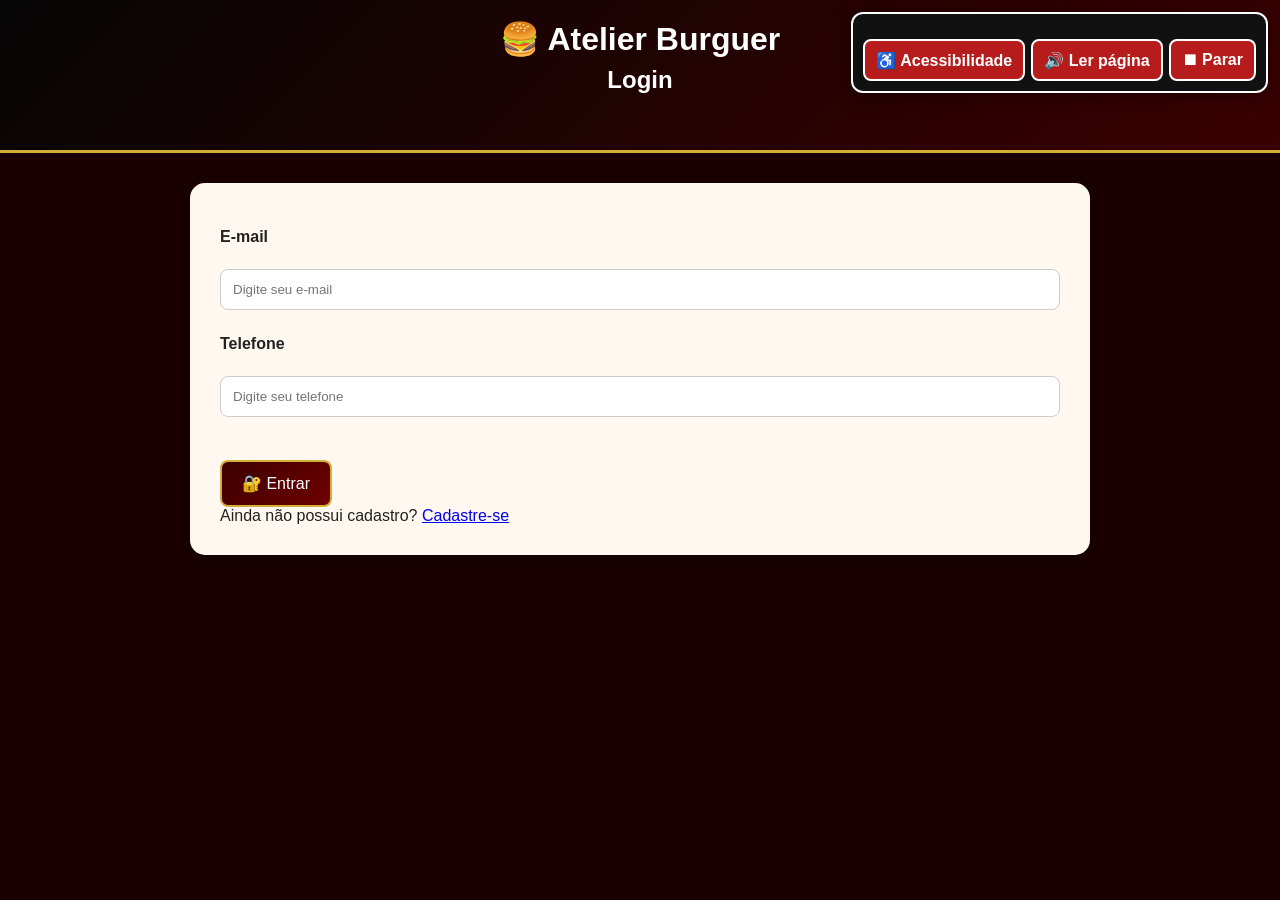
<file: index.html>
<!DOCTYPE html>
<html lang="pt-BR">
<head>
<meta charset="UTF-8">
<meta name="viewport" content="width=device-width, initial-scale=1.0">
<title>Login - Atelier Burguer</title>
<link rel="stylesheet" href="css/staly.css">
<link rel="stylesheet" href="css/acessibilidade.css">
</head>
<body>
  <header>
  <h1>🍔 Atelier Burguer</h1>

   <h2>Login</h2>
<br>
<br>
</header>
<main class="formulario">
<label>E-mail</label>
<br>
<input type="email" id="loginEmail" placeholder="Digite seu e-mail">
<br>
<label>Telefone</label>
<br>
<input type="text" id="loginTelefone" placeholder="Digite seu telefone" >

<!-- ========= BOTÃO ENTRAR ============ -->
<br>
<br>
<button onclick="login()">
     🔐 Entrar
</button>
<br>
 <!-- ====== CADASTRO ============== -->
<p>
  Ainda não possui cadastro?
 
<a href="cadastro.html">
     Cadastre-se
</a>

 </p>

</main>

<script src="js/script.js"></script>

<script src="js/acessibilidade.js"></script>

</body>
</html>
</file>
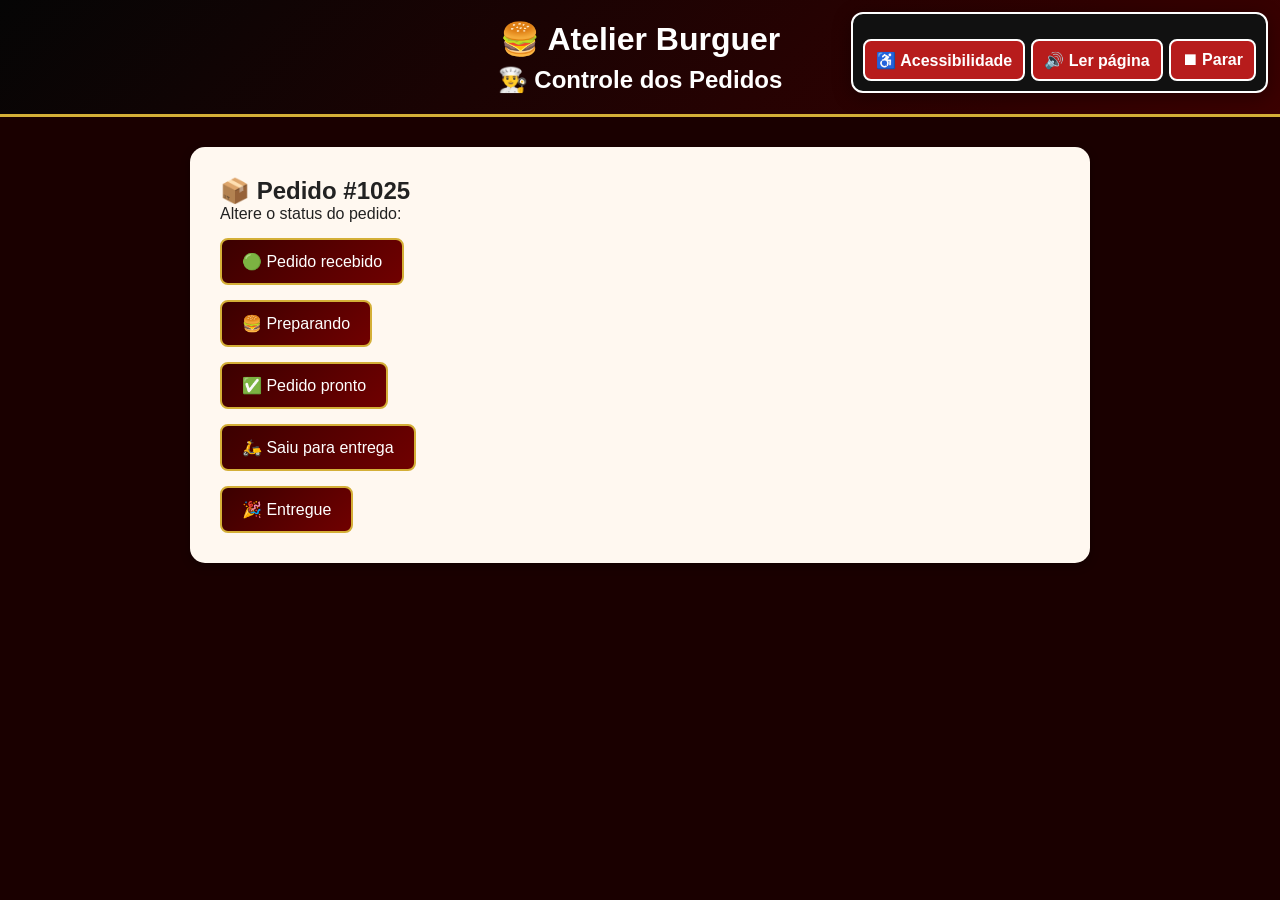
<file: admin.html>
<!DOCTYPE html>
<html lang="pt-BR">
<head>
<meta charset="UTF-8">
<meta name="viewport" content="width=device-width, initial-scale=1.0">
<title>Admin - Atelier Burguer</title>
<link rel="stylesheet" href="css/staly.css">
<link rel="stylesheet" href="css/acessibilidade.css">

</head>
<body>
 <header>
  <h1>🍔 Atelier Burguer</h1>

  <h2>👨‍🍳 Controle dos Pedidos</h2>

</header>

<main class="formulario">

<h2>📦 Pedido #1025</h2>

<p>Altere o status do pedido:</p>

<div class="status-admin">

<button onclick="alterarStatus('recebido')">
  🟢 Pedido recebido
</button>
<br>

<button onclick="alterarStatus('preparando')">
  🍔 Preparando
</button>
<br>

<button onclick="alterarStatus('pronto')">
   ✅ Pedido pronto
</button>
<br>

<button onclick="alterarStatus('entrega')">
     🛵 Saiu para entrega
</button>
<br>

 <button onclick="alterarStatus('entregue')">
      🎉 Entregue
</button>

</div>

<p id="mensagemAdmin"></p>

</main>

<script>

function alterarStatus(novoStatus) {

 localStorage.setItem( "statusPedido", novoStatus);
document.getElementById("mensagemAdmin").innerText = "✅ Status alterado para: " + nomeStatus(novoStatus);
 alert("Pedido atualizado!\n\n" + "Novo status: " + nomeStatus(novoStatus));
 }

 function nomeStatus(status) {
 if (status === "recebido") {
  return "Pedido recebido";
}
if (status === "preparando") {
  return "Preparando";
}
if (status === "pronto") {
 return "Pedido pronto"; 
}
if (status === "entrega") {
       return "Saiu para entrega";
}

if (status === "entregue") {
 return "Entregue";
}
 }
</script>

<script src="js/acessibilidade.js"></script>
</body>
</html>
</file>
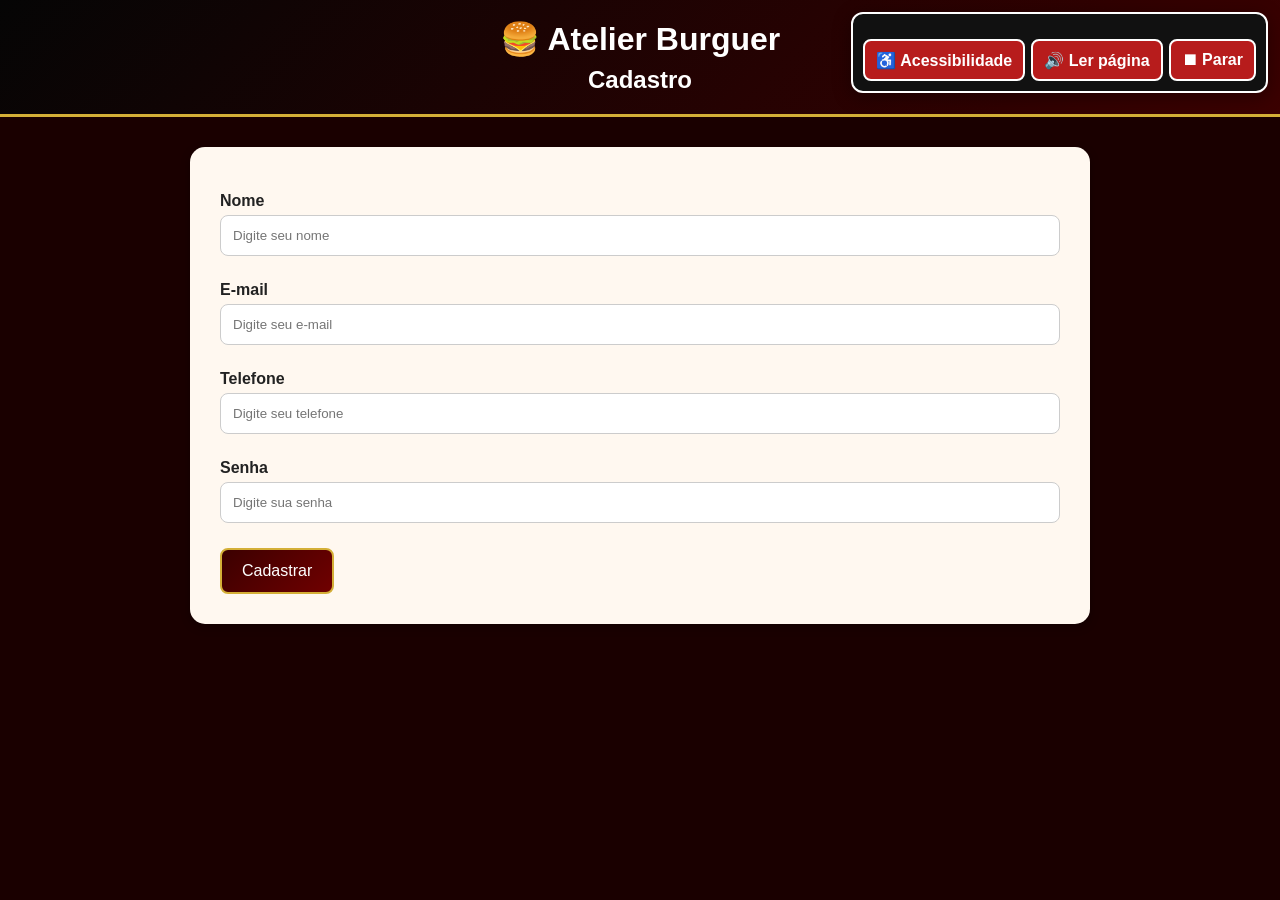
<file: cadastro.html>
<!DOCTYPE html>
<html lang="pt-BR">
<head>
    <meta charset="UTF-8">
    <meta name="viewport" content="width=device-width, initial-scale=1.0">
    <title>Cadastro - Atelier Burguer</title>
    <link rel="stylesheet" href="css/staly.css">
    <link rel="stylesheet" href="css/acessibilidade.css">
</head>
<body>
  <header>
   <h1>🍔 Atelier Burguer</h1>
   <h2>Cadastro</h2>
    </header>
<main class="formulario">
<label>Nome</label>
<input type="text" id="nome" placeholder="Digite seu nome"> 
<br>
<label>E-mail</label>
<input type="email" id="email" placeholder="Digite seu e-mail">
<br>
<label>Telefone</label>
<input type="text" id="telefone" placeholder="Digite seu telefone"> 
<br>
<label>Senha</label>
<input type="password" id="senha" placeholder="Digite sua senha">
<br>
<button onclick="cadastrar()">
     Cadastrar
</button>

</main>
<script src="js/script.js"></script>

<script src="js/acessibilidade.js"></script>

</body>
</html>
</file>
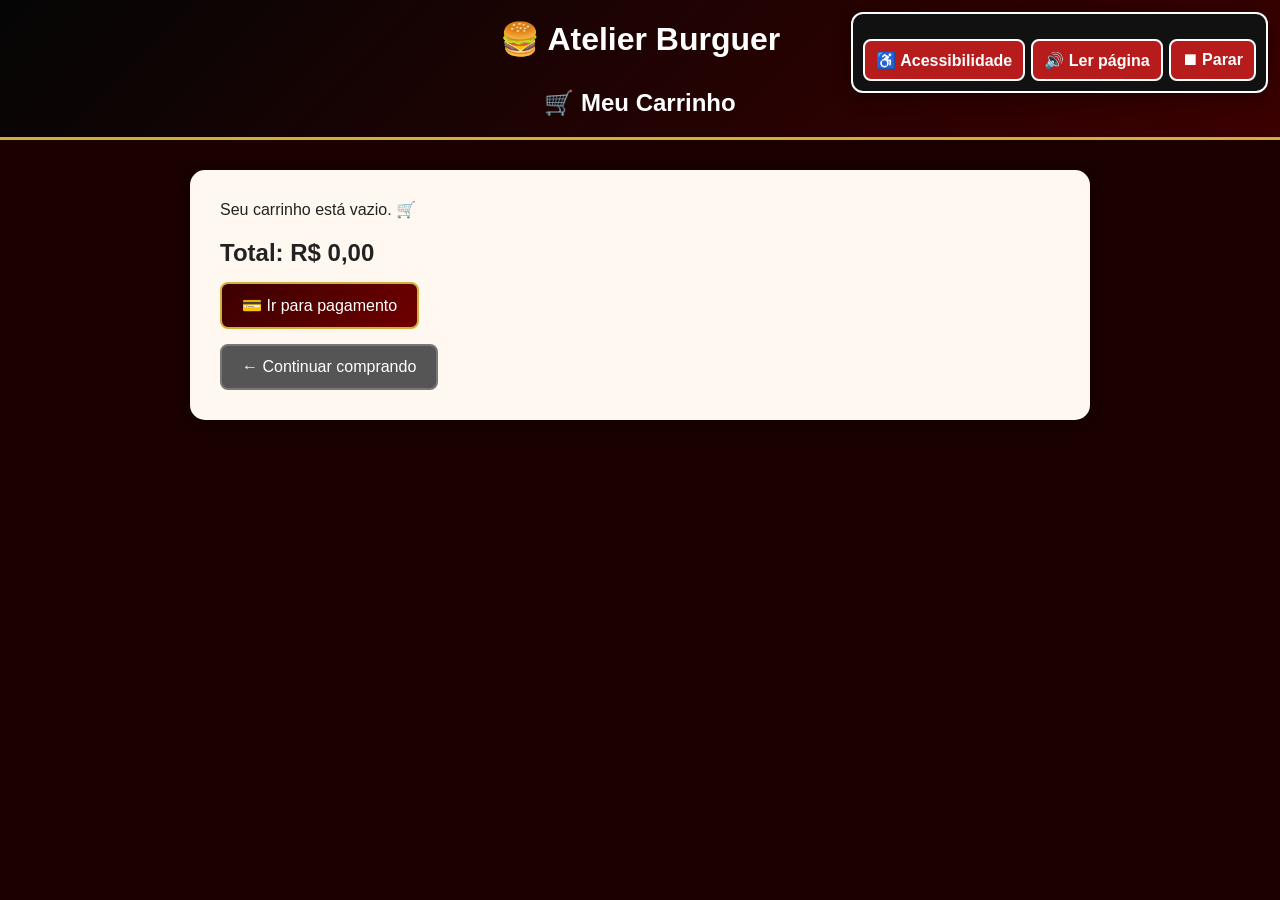
<file: carrinho.html>
<!DOCTYPE html>
<html lang="pt-BR">
<head>
<meta charset="UTF-8">
<meta name="viewport" content="width=device-width, initial-scale=1.0">
<title>Carrinho - Atelier Burguer </title>
 <link rel="stylesheet" href="css/staly.css">
 <link rel="stylesheet" href="css/acessibilidade.css">
</head>
<body>
<header>
  <h1>🍔  Atelier Burguer </h1>
  <br>
  <h2>🛒 Meu Carrinho</h2>
</header>

<main class="carrinho">

<div id="listaCarrinho"></div>

<h2 id="total"></h2>

<a href="pagamento.html" class="botao">💳 Ir para pagamento </a>
<br>
<a href="produtos.html" class="botao secundario"> ← Continuar comprando </a>

</main>
<script src="js/script.js"></script>

<script src="js/acessibilidade.js"></script>

<script>
     mostrarCarrinho();
</script>

</body>
</html>
</file>
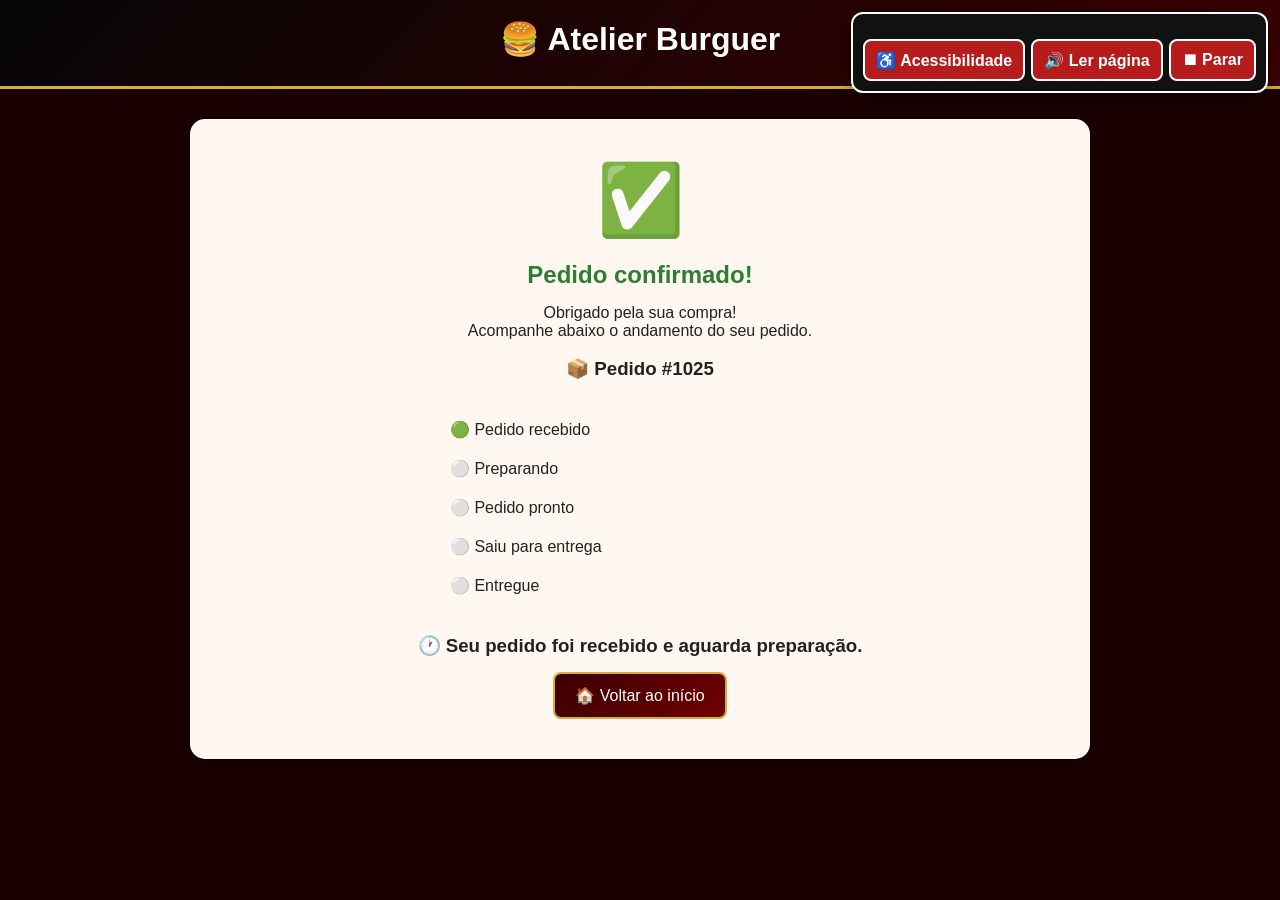
<file: confirmacao.html>
<!DOCTYPE html>
<html lang="pt-BR">
<head>
<meta charset="UTF-8">
<meta name="viewport" content="width=device-width, initial-scale=1.0">
<title>Pedido Confirmado - Atelier Burguer</title>
 <link rel="stylesheet" href="css/staly.css">
 <link rel="stylesheet" href="css/acessibilidade.css">

</head>
<body>
  <header>
  <h1>🍔 Atelier Burguer</h1>
</header>
<main class="confirmacao">

<div class="check">
      ✅
</div>
  <h2>Pedido confirmado!</h2>

<p>
   Obrigado pela sua compra!
</p>

<p>
      Acompanhe abaixo o andamento do seu pedido.
</p>
<br>
 <h3>
     📦 Pedido #1025
</h3>

<div class="status">

<p id="recebido">
     ⚪ Pedido recebido
</p>

<p id="preparando">
     ⚪ Preparando
</p>

<p id="pronto">
    ⚪ Pedido pronto
</p>

<p id="entrega">
    ⚪ Saiu para entrega
</p>

<p id="entregue">
     ⚪ Entregue
</p>

</div>

<h3 id="mensagemStatus">
    🕐 Aguardando atualização...
</h3>

<a href="index.html" class="botao"> 🏠 Voltar ao início </a>

</main>

<script>
 function atualizarStatus() {
 let status = localStorage.getItem("statusPedido") || "recebido";
 let recebido = document.getElementById("recebido");
 let preparando = document.getElementById("preparando");
 let pronto = document.getElementById("pronto");
 let entrega = document.getElementById("entrega");
 let entregue = document.getElementById("entregue");
 let mensagem = document.getElementById("mensagemStatus");
// ============ PEDIDO RECEBIDO ==============//
 if (status === "recebido") {
     recebido.innerHTML =
     "🟢 Pedido recebido";
   preparando.innerHTML =
    "⚪ Preparando";

    pronto.innerHTML =
     "⚪ Pedido pronto";

    entrega.innerHTML =
    "⚪ Saiu para entrega";

     entregue.innerHTML =
    "⚪ Entregue";

    mensagem.innerText =
    "🕐 Seu pedido foi recebido e aguarda preparação.";
}
// ===========  PREPARANDO ============= //

else if (status === "preparando") {
  recebido.innerHTML =
    "🟢 Pedido recebido";
  preparando.innerHTML =
     "🟢 Preparando";

   pronto.innerHTML =
    "⚪ Pedido pronto";

   entrega.innerHTML =
    "⚪ Saiu para entrega";

   entregue.innerHTML =
     "⚪ Entregue";

  mensagem.innerText =
     "🍔 Seu pedido está sendo preparado!";
}
// ========== PEDIDO PRONTO =================//
 else if (status === "pronto") {
 recebido.innerHTML =
    "🟢 Pedido recebido";
 preparando.innerHTML =
     "🟢 Preparando";
 pronto.innerHTML =
    "🟢 Pedido pronto";
 entrega.innerHTML =
    "⚪ Saiu para entrega";
 entregue.innerHTML =
     "⚪ Entregue";
   mensagem.innerText =
    "🎉 Seu pedido está pronto!";
}
 //============ SAIU PARA ENTREGA ===========//
else if (status === "entrega") {
 recebido.innerHTML =
    "🟢 Pedido recebido";
 preparando.innerHTML =
    "🟢 Preparando";
 pronto.innerHTML =
    "🟢 Pedido pronto";
 entrega.innerHTML =
    "🟢 Saiu para entrega";
 entregue.innerHTML =
  "⚪ Entregue";
  mensagem.innerText =
     "🛵 Seu pedido saiu para entrega!";
}
// =========ENTREGUE ===============//
 else if (status === "entregue") {
 recebido.innerHTML =
     "🟢 Pedido recebido";
 preparando.innerHTML =
    "🟢 Preparando";
  pronto.innerHTML =
    "🟢 Pedido pronto";
  entrega.innerHTML =
   "🟢 Saiu para entrega";
  entregue.innerHTML =
    "🟢 Entregue";
  mensagem.innerText =
    "🎉 Pedido entregue! Obrigado pela preferência.";
}
}
// Atualiza quando abrir a página
      atualizarStatus();
 // Verifica mudanças a cada 2 segundos
   setInterval(atualizarStatus, 2000);
</script>

<script src="js/acessibilidade.js"></script>
</body>
</html>
</file>
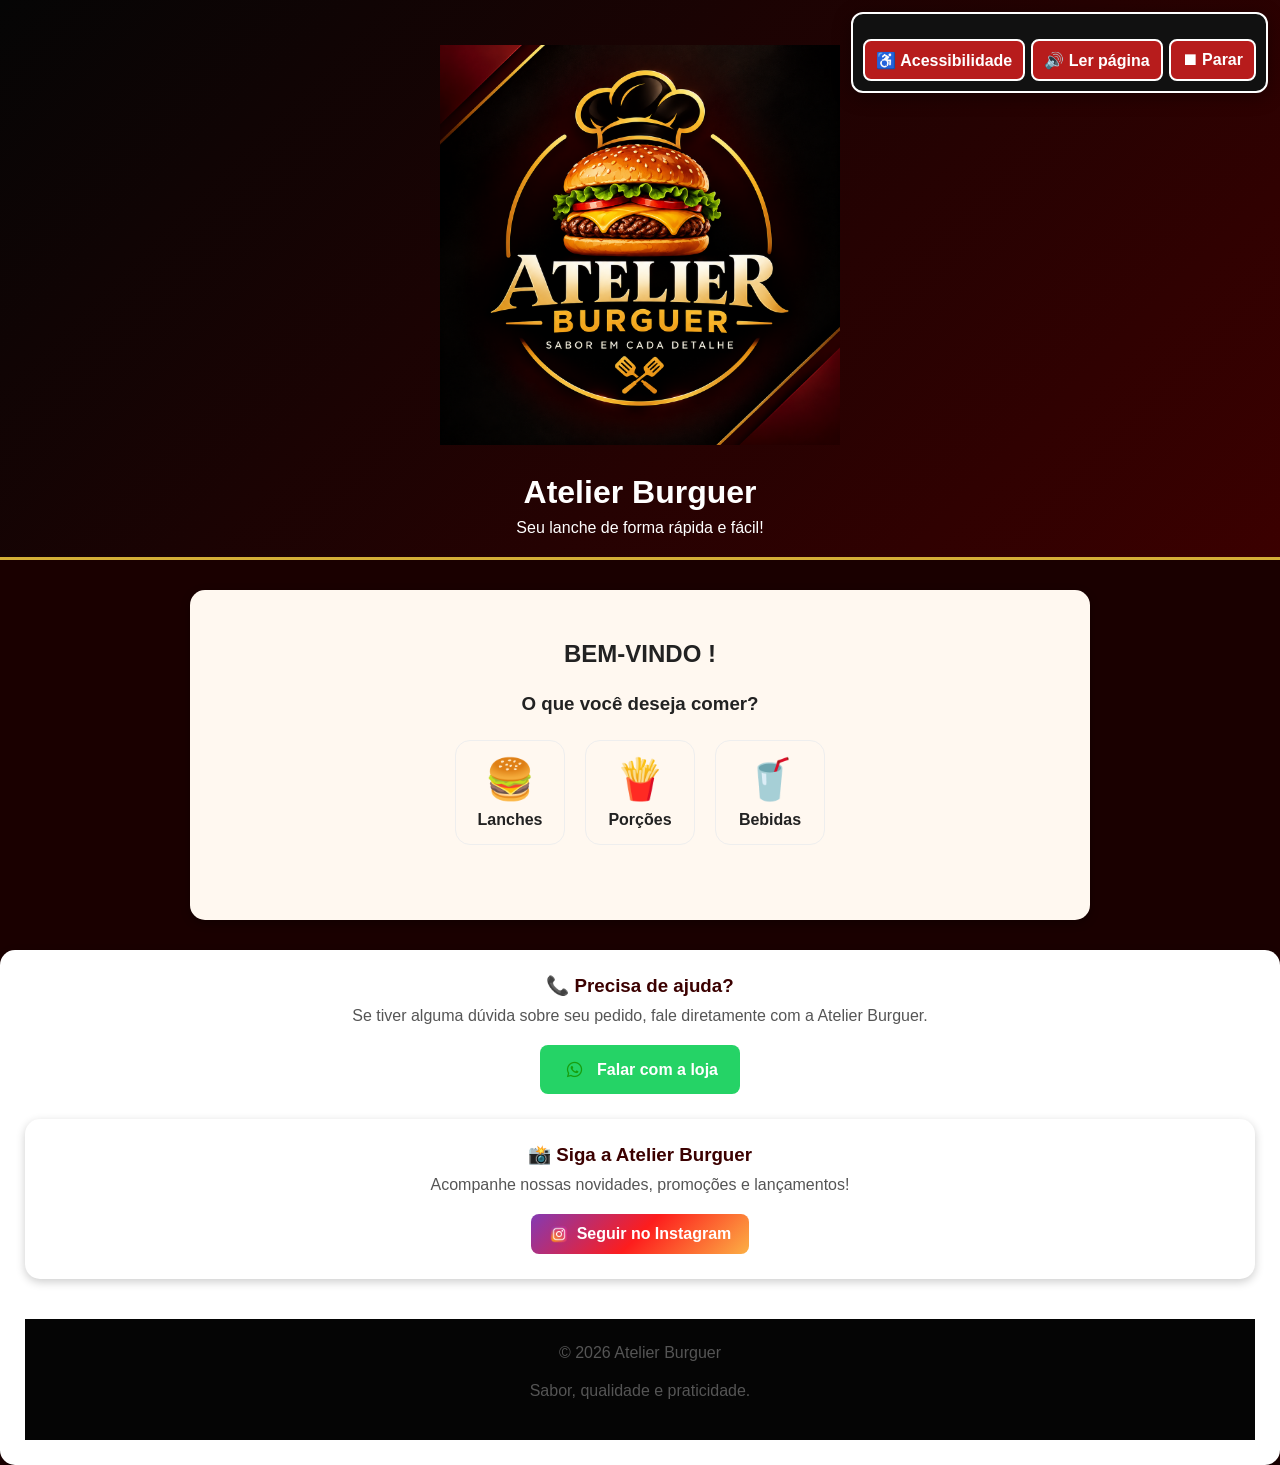
<file: inicio.html>
<!DOCTYPE html>
<html lang="pt-BR">
<head>
<meta charset="UTF-8">
<meta name="viewport" content="width=device-width, initial-scale=1.0">
<title>Atelier Burguer</title>
    <link rel="stylesheet" href="css/staly.css">
    <link rel="stylesheet" href="css/acessibilidade.css">
</head>
<body>
    <!-- ======== CABEÇALHO =========== -->
<header class="cabecalho">

<img src="imagem/ChatGPT Image 20 de set. de 2026, 19_50_36.png"
 alt="Logo Atelier Burguer" style="width: 750px !important; height: 450px !important; max-width: 400px !important; object-fit: contain;">

 <h1>Atelier Burguer</h1>
 
 <p>
  Seu lanche de forma rápida e fácil!
</p>
</header>
<!-- ============= CONTEÚDO PRINCIPAL =============== -->

<main class="inicio">
<h2>
    BEM-VINDO ! 
</h2>

<h3>
 O que você deseja comer?
</h3>
<!-- ========= CATEGORIAS ================= -->
 
<div class="categorias">
<!-- 🍔 LANCHES -->

<a href="produtos.html#lanches" class="categoria">
<span>🍔</span>
<p>
 Lanches
</p>
</a>
<!-- 🍟 PORÇÕES -->
<a href="produtos.html#porcoes" class="categoria">
<span>🍟</span>
<p>
Porções
</p>
</a>
<!-- 🥤 BEBIDAS -->
<a href="produtos.html#bebidas"class="categoria">
<span>🥤</span>
<p>
Bebidas
</p>
</a>

</div>

</main>

<div class="contato-loja">

    <h3>📞 Precisa de ajuda?</h3>
<p>
     Se tiver alguma dúvida sobre seu pedido,
     fale diretamente com a Atelier Burguer.
</p>

<a href="https://wa.me/5531999999999?text=Olá!%20Acabei%20de%20fazer%20um%20pedido%20na%20Atelier%20Burguer%20e%20gostaria%20de%20falar%20sobre%20meu%20pedido."
target="_blank"
class="botao-whatsapp">
<img src="imagem/image.png">
    Falar com a loja
</a>

<div class="instagram-loja">

<h3>📸 Siga a Atelier Burguer</h3>

<p>
    Acompanhe nossas novidades, promoções e lançamentos!
</p>

<a href="https://www.instagram.com/atelierburguer/"target="_blank"
class="botao-instagram">

<img src="imagem/pngtree-instagram-icon-instagram-logo-png-image_3584852.png" alt="Instagram">
     Seguir no Instagram
</a>

</div>
    <!-- ============ RODAPÉ ================= -->
<footer>

<p>
     © 2026 Atelier Burguer
 </p>

<p>
     Sabor, qualidade e praticidade.
</p>

</footer>

<script src="js/acessibilidade.js"></script>
</body>
</html>
</file>
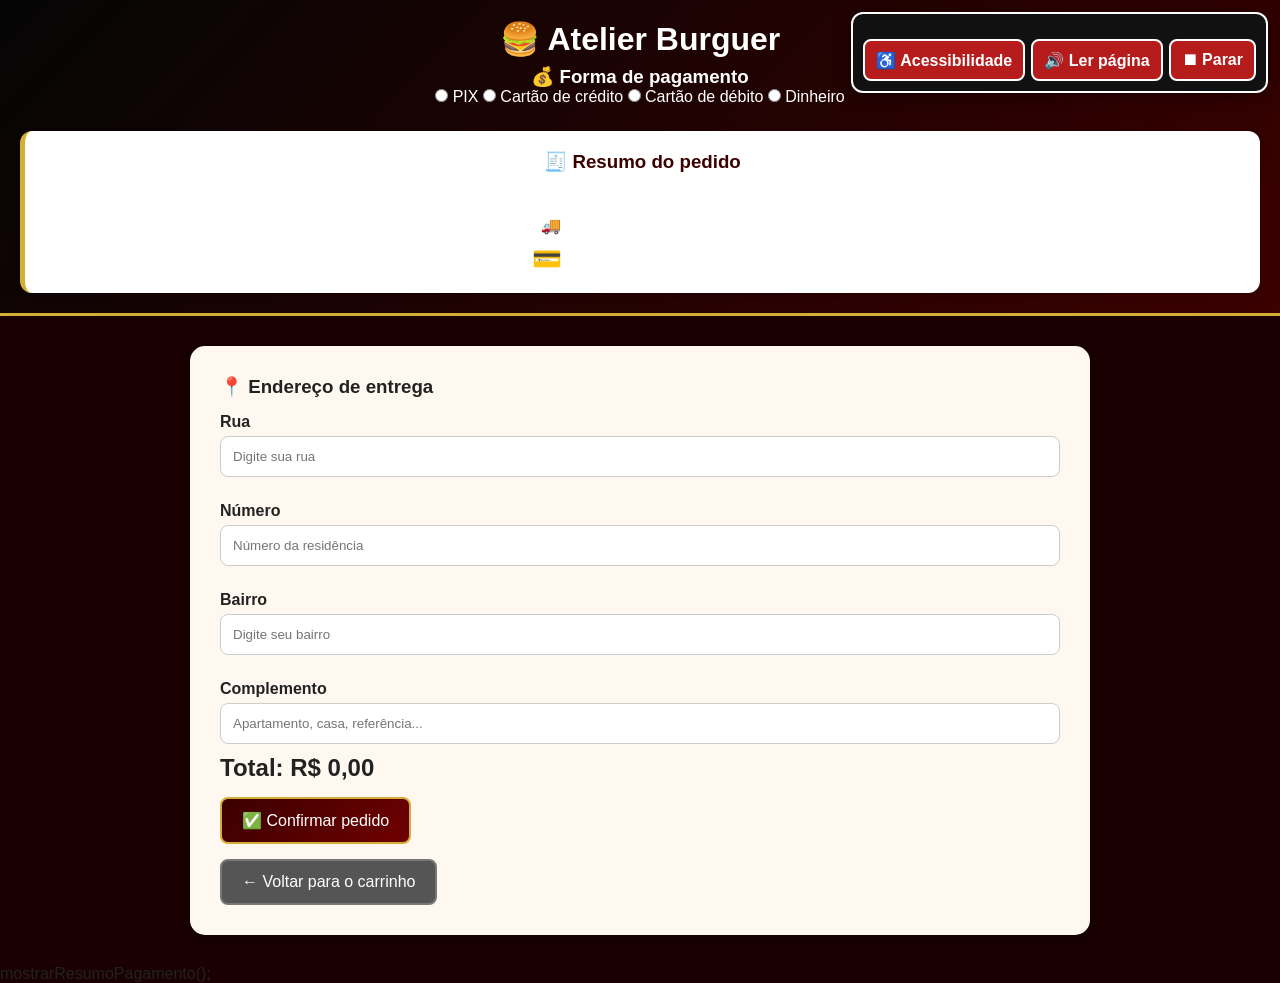
<file: pagamento.html>
<!DOCTYPE html>
<html lang="pt-BR">
<head>
<meta charset="UTF-8">
<meta name="viewport" content="width=device-width, initial-scale=1.0">
<title>Pagamento - Atelier Burguer</title>
 <link rel="stylesheet" href="css/staly.css">
 <link rel="stylesheet" href="css/acessibilidade.css">
</head>
<body>
 <header>
   <h1>🍔 Atelier Burguer</h1>
<!-- ========== PAGAMENTO ================= -->
 <h3>💰 Forma de pagamento</h3>

<label>
<input type="radio"name="pagamento"value="PIX"> 
   PIX
</label>
<label>
<input type="radio" name="pagamento"value="Cartão de crédito">
     Cartão de crédito
</label>
<label>
<input type="radio"name="pagamento" value="Cartão de débito">
    Cartão de débito
</label>
<label>
<input type="radio" name="pagamento" value="Dinheiro">
   Dinheiro
</label>
<!-- ====== VALORES ==================== -->
 
<div class="resumo-pedido">
 <h3>🧾 Resumo do pedido</h3>
 
<p id="subtotal">
  Subtotal: R$ 0,00
</p>

<p>
    🚚 Taxa de entrega: R$ 5,00
</p>

<h2>💳 Finalizar Pedido</h2>

</header>

<main class="formulario">
<!-- ====== ENDEREÇO DE ENTREGA ================== -->
 <h3>📍 Endereço de entrega</h3>

<label>Rua</label>
<input type="text" id="rua" placeholder="Digite sua rua">
<br>
 <label>Número</label>
<input type="text" id="numero" placeholder="Número da residência">
<br>
<label>Bairro</label>
<input type="text" id="bairro" placeholder="Digite seu bairro">
<br>
<label>Complemento</label>
<input type="text" id="complemento" placeholder="Apartamento, casa, referência...">
<br>
<h2 id="totalFinal">
     Total: R$ 0,00
 </h2>
</div>

<button onclick="finalizarPedido()">
  ✅ Confirmar pedido
</button>
<br>
<a href="carrinho.html" class="botao secundario">
     ← Voltar para o carrinho
</a>
</main>

<script src="js/script.js"></script>

<script src="js/acessibilidade.js"></script>
    mostrarResumoPagamento();
</script>
</body>
</html>
</file>
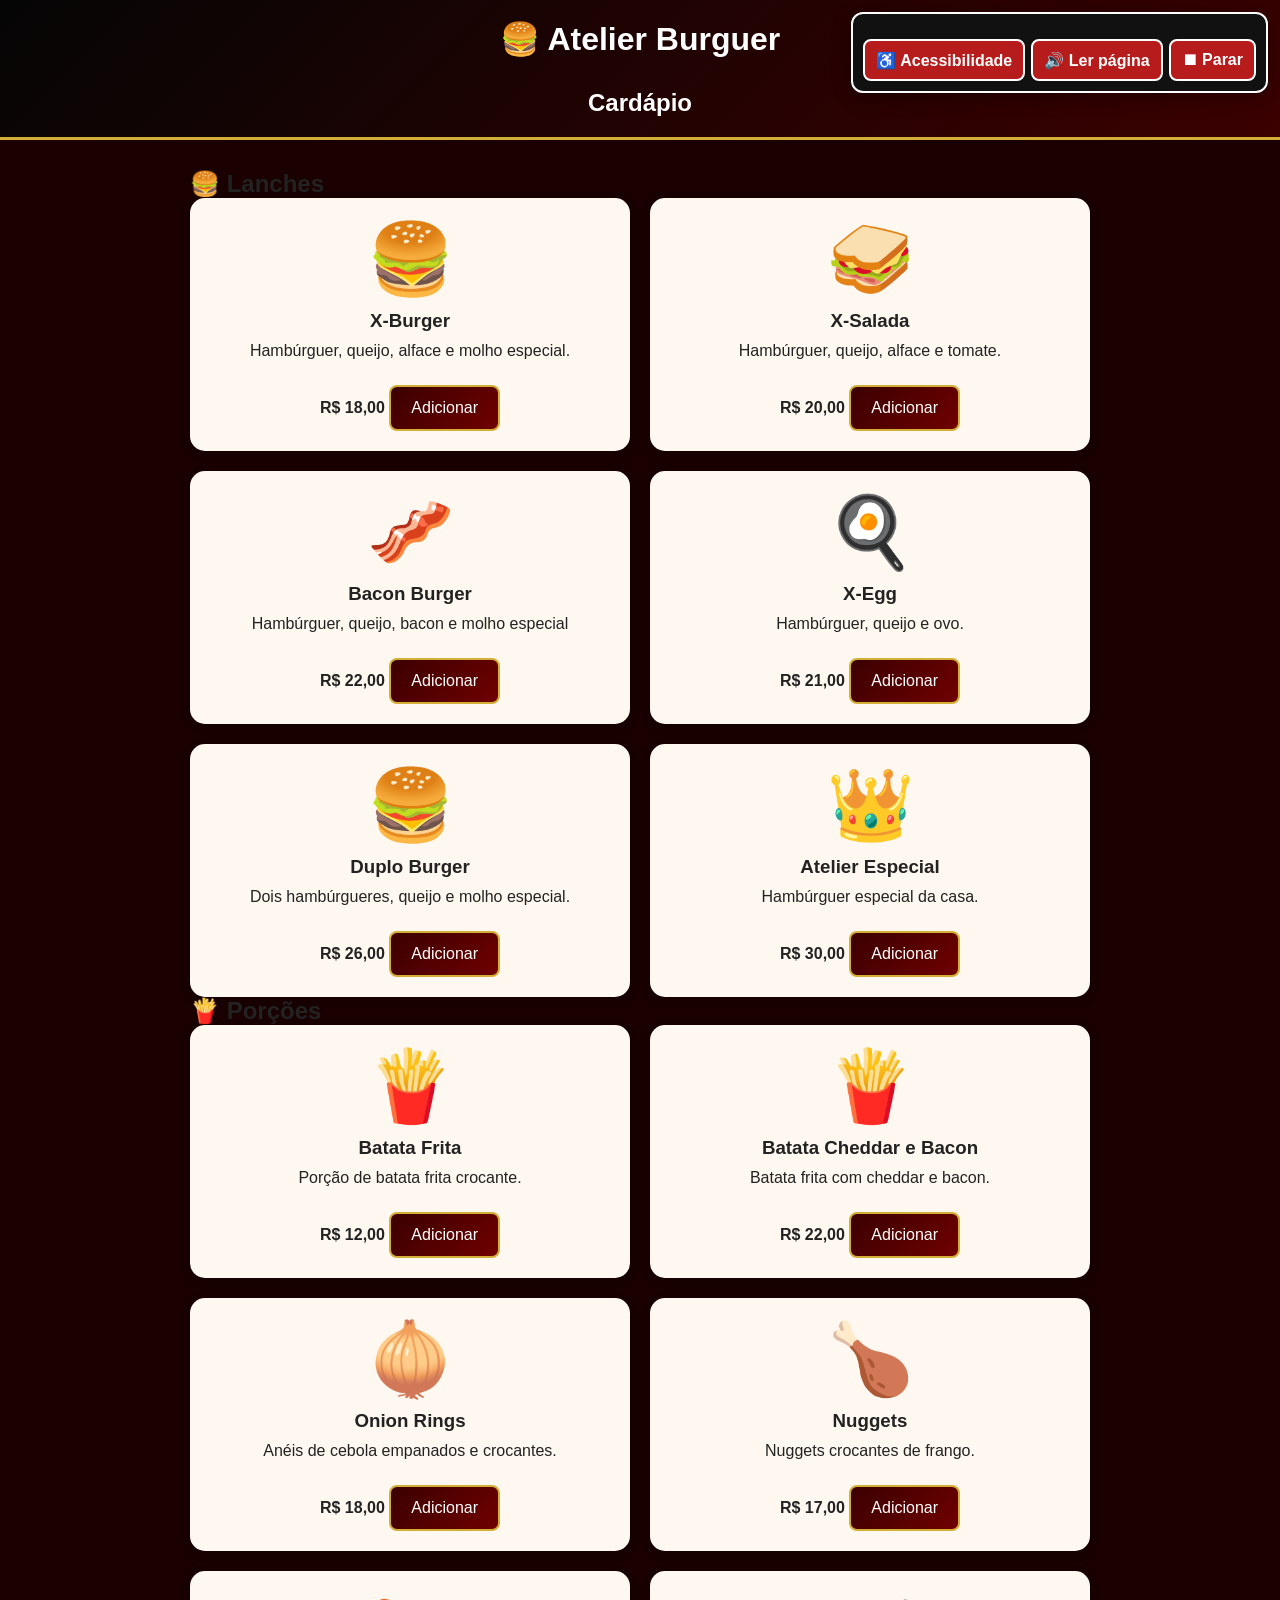
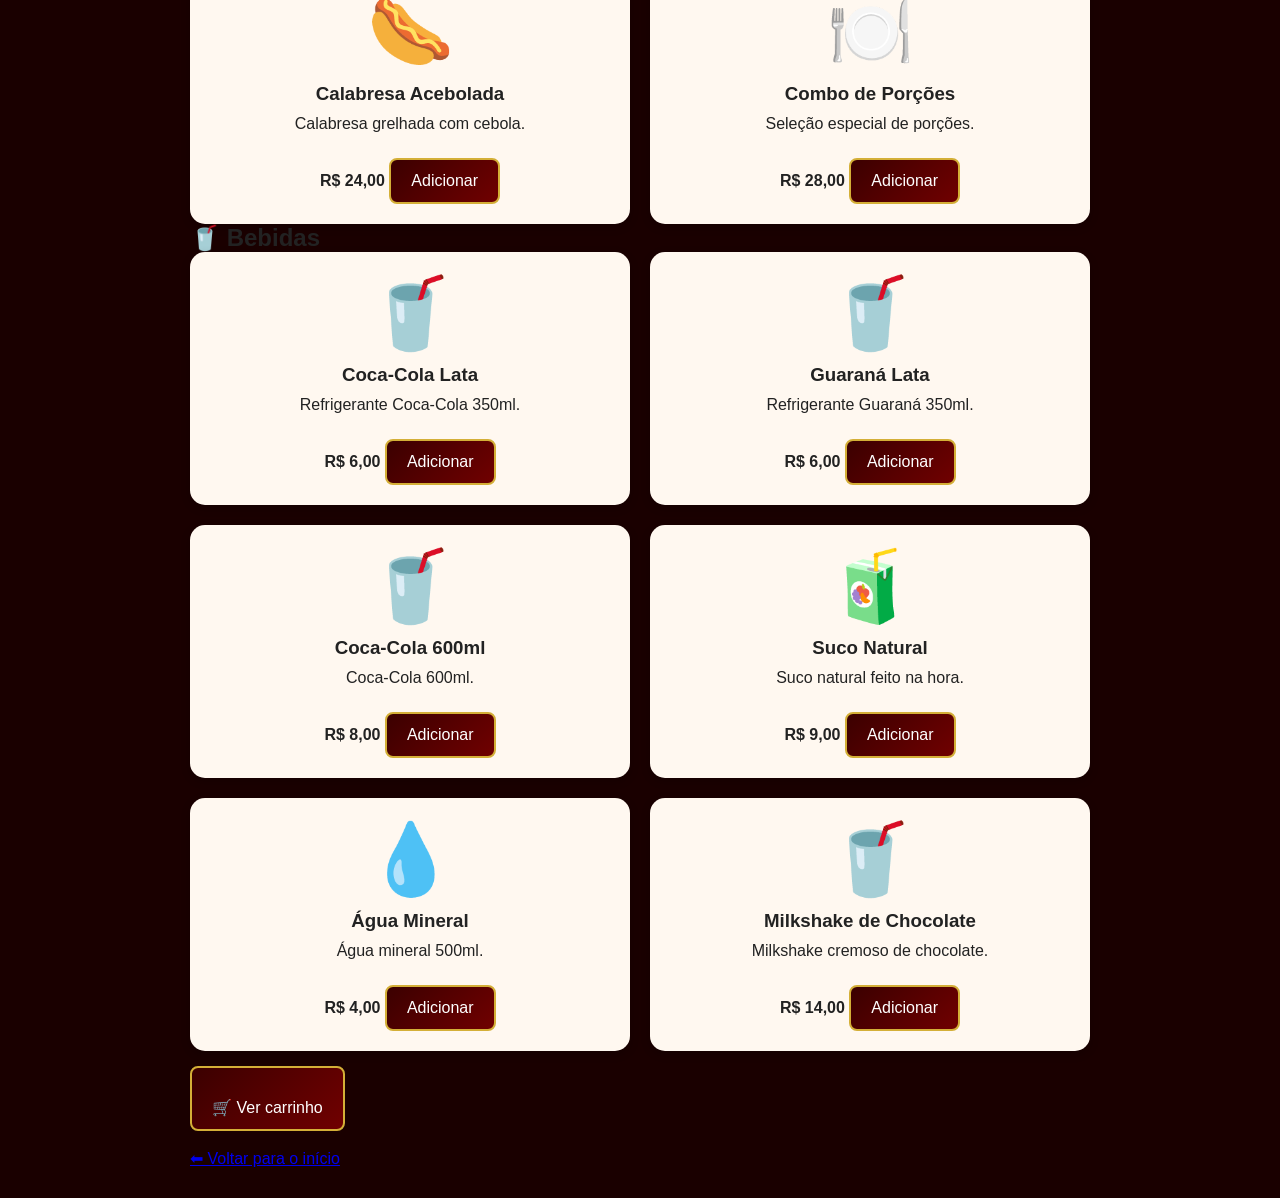
<file: produtos.html>
<!DOCTYPE html>
<html lang="pt-BR">
<head>
<meta charset="UTF-8">
<meta name="viewport" content="width=device-width, initial-scale=1.0">
<title>Produtos - Atelier Burguer</title>
<link rel="stylesheet" href="css/staly.css">
<link rel="stylesheet" href="css/acessibilidade.css">
</head>
<body>
    <!-- ==========CABEÇALHO ================== -->
<header>
<h1>🍔 Atelier Burguer</h1>
<br>
 <h2>Cardápio</h2>
</header>
<main>
<!-- =========== 🍔 LANCHES ===================== -->
<section id="lanches">
 <h2 class="titulo-categoria">
    🍔 Lanches
</h2>

<div class="produtos">
 <!-- X-BURGER -->
<div class="produto">

<div class="imagem"> 🍔 </div>

  <h3> X-Burger </h3>

<p> Hambúrguer, queijo, alface e molho especial. </p>
<strong> R$ 18,00 </strong>

<button onclick="adicionarCarrinho('X-Burger', 18)"> Adicionar </button>

</div>
<!-- X-SALADA -->
<div class="produto">

<div class="imagem"> 🥪 </div>

<h3> X-Salada </h3>

<p> Hambúrguer, queijo, alface e tomate. </p>
<strong> R$ 20,00 </strong>

<button onclick="adicionarCarrinho('X-Salada', 20)"> Adicionar </button>

 </div>
<!-- BACON BURGER -->

<div class="produto">

<div class="imagem"> 🥓</div>

<h3> Bacon Burger </h3>

<p> Hambúrguer, queijo, bacon e molho especial </p>

<strong>  R$ 22,00 </strong>

<button onclick="adicionarCarrinho('Bacon Burger', 22)"> Adicionar </button>

</div>
<!-- X-EGG -->
<div class="produto">

<div class="imagem"> 🍳</div>
  <h3> X-Egg </h3>

<p> Hambúrguer, queijo e ovo.</p>

<strong> R$ 21,00 </strong>

<button onclick="adicionarCarrinho('X-Egg', 21)">  Adicionar </button>

</div>
 <!-- DUPLO BURGER -->

 <div class="produto">

<div class="imagem"> 🍔</div>

<h3> Duplo Burger </h3>

<p> Dois hambúrgueres, queijo e molho especial. </p>

<strong> R$ 26,00 </strong>

<button onclick="adicionarCarrinho('Duplo Burger', 26)"> Adicionar </button>

</div>
 <!-- ATELIER ESPECIAL -->

<div class="produto">

<div class="imagem"> 👑</div>

<h3> Atelier Especial </h3>

<p> Hambúrguer especial da casa. </p>

<strong> R$ 30,00 </strong>

<button onclick="adicionarCarrinho('Atelier Especial', 30)"> Adicionar </button> </div>
</div>
</section>
<!-- ==== 🍟 PORÇÕES ============================ -->
<section id="porcoes">

<h2 class="titulo-categoria"> 🍟 Porções </h2>

<div class="produtos">

<div class="produto">

<div class="imagem"> 🍟</div>

<h3> Batata Frita </h3>

<p> Porção de batata frita crocante.</p>

<strong> R$ 12,00 </strong>

<button onclick="adicionarCarrinho('Batata Frita', 12)">Adicionar </button>

</div>

<div class="produto">

<div class="imagem"> 🍟</div>

<h3> Batata Cheddar e Bacon </h3>

<p> Batata frita com cheddar e bacon.</p>

<strong> R$ 22,00 </strong>

<button onclick="adicionarCarrinho('Batata Cheddar e Bacon', 22)"> Adicionar</button>
</div>

<div class="produto">

<div class="imagem">🧅</div>

<h3> Onion Rings </h3>

<p> Anéis de cebola empanados e crocantes.</p>
<strong> R$ 18,00 </strong>

<button onclick="adicionarCarrinho('Onion Rings', 18)"> Adicionar </button>
</div>

<div class="produto">

<div class="imagem"> 🍗</div>

<h3> Nuggets </h3>

<p> Nuggets crocantes de frango.</p>
<strong> R$ 17,00 </strong>

<button onclick="adicionarCarrinho('Nuggets', 17)"> Adicionar </button>
</div>

<div class="produto">

<div class="imagem"> 🌭</div>

<h3> Calabresa Acebolada</h3>

<p> Calabresa grelhada com cebola.</p>
<strong> R$ 24,00 </strong>

<button onclick="adicionarCarrinho('Calabresa Acebolada', 24)"> Adicionar </button>
</div>

<div class="produto">

<div class="imagem">🍽️</div>

<h3> Combo de Porções </h3>

<p> Seleção especial de porções. </p>

<strong>  R$ 28,00 </strong>

<button onclick="adicionarCarrinho('Combo de Porções', 28)"> Adicionar</button>
</div>

 </div>
</section>
<!-- ======= 🥤 BEBIDAS ===================== -->
<section id="bebidas">
 <h2 class="titulo-categoria">🥤 Bebidas </h2>

<div class="produtos">

<div class="produto">

<div class="imagem">🥤 </div>

<h3> Coca-Cola Lata </h3>

<p> Refrigerante Coca-Cola 350ml.</p>
<strong> R$ 6,00 </strong>

<button onclick="adicionarCarrinho('Coca-Cola Lata', 6)"> Adicionar </button>
</div>

<div class="produto">

<div class="imagem"> 🥤</div>

<h3> Guaraná Lata </h3>
<p> Refrigerante Guaraná 350ml.</p>
<strong> R$ 6,00 </strong>

<button onclick="adicionarCarrinho('Guaraná Lata', 6)">Adicionar</button>
</div>
<div class="produto">

<div class="imagem">🥤</div>

<h3> Coca-Cola 600ml </h3>

<p>Coca-Cola 600ml.</p>
<strong> R$ 8,00 </strong>

<button onclick="adicionarCarrinho('Coca-Cola 600ml', 8)"> Adicionar </button>
</div>

<div class="produto">
 
<div class="imagem">🧃</div>

<h3>Suco Natural </h3>

<p>Suco natural feito na hora.</p>
<strong> R$ 9,00 </strong>

<button onclick="adicionarCarrinho('Suco Natural', 9)">Adicionar</button>
</div>

<div class="produto">

<div class="imagem"> 💧 </div>

<h3> Água Mineral </h3>
<p> Água mineral 500ml.</p>
<strong>R$ 4,00</strong>

<button onclick="adicionarCarrinho('Água Mineral', 4)">Adicionar</button>
</div>

<div class="produto">
<div class="imagem">🥤</div>
<h3> Milkshake de Chocolate </h3>
<p>Milkshake cremoso de chocolate.</p>
<strong> R$ 14,00 </strong>

<button onclick="adicionarCarrinho('Milkshake de Chocolate', 14)">Adicionar</button>
</div>
</div>

</section>
<!-- ======== 🛒 CARRINHO ============================== -->
<div class="botao-carrinho">
<a href="./carrinho.html" class="botao"> <br>
    🛒 Ver carrinho
</a>
           
</div>
    <!-- VOLTAR -->
<div class="voltar">
<a href="index.html"> <br>
     ⬅ Voltar para o início
</a>
 </div>
</main>
<!-- =============== JAVASCRIPT ================== -->
<script src="js/script.js"></script>

<script src="js/acessibilidade.js"></script>
</body>
</html>
</file>
<file: css/staly.css>
/* =========================================
   CONFIGURAÇÃO GERAL
========================================= */

* {
    box-sizing: border-box;
    margin: 0;
    padding: 0;
}

body {
    font-family: Arial, sans-serif;
    background: #1a0000;
    color: #222;
    min-height: 100vh;
}


/* =========================================
   CABEÇALHO
========================================= */

header {
    background: linear-gradient(135deg, #050505, #3b0000);
    color: white;
    text-align: center;
    padding: 20px;
    border-bottom: 3px solid #d4af37;
}

header h1 {
    margin-bottom: 8px;
}

header h2 {
    margin-top: 5px;
}


/* =========================================
   LOGO
========================================= */

.logo {
    width: 75px;
    height: 75px;
    max-width: 75px;
    object-fit: contain;
    display: block;
    margin: 0 auto 8px;
}


/* =========================================
   ÁREA PRINCIPAL
========================================= */

main {
    width: 90%;
    max-width: 900px;
    margin: 30px auto;
}


/* =========================================
   PÁGINA INICIAL
========================================= */

.inicio {
    text-align: center;
    background: #fff8f0;
    padding: 50px 20px;
    border-radius: 15px;
    box-shadow: 0 3px 10px #00000055;
}

.inicio h2 {
    margin-bottom: 15px;
}

.inicio p {
    margin-bottom: 30px;
}


/* =========================================
   PESQUISA
========================================= */

.inicio h3 {
    margin-top: 25px;
    margin-bottom: 15px;
}

.pesquisa {
    width: 100%;
    margin: 20px 0;
}

.pesquisa input {
    width: 100%;
    padding: 14px 18px;
    border: 2px solid #ddd;
    border-radius: 12px;
    font-size: 16px;
    outline: none;
}

.pesquisa input:focus {
    border-color: #3b0000;
}


/* =========================================
   CATEGORIAS
========================================= */

.categorias {
    display: flex;
    justify-content: center;
    gap: 20px;
    margin: 25px 0;
}

.categoria {
    width: 110px;
    padding: 15px 10px;
    background: #fff8f0;
    border-radius: 15px;
    text-decoration: none;
    color: #222;
    transition: 0.3s;
    border: 1px solid #eee;
    text-align: center;
}

.categoria span {
    font-size: 40px;
}

.categoria p {
    margin-top: 8px;
    margin-bottom: 0;
    font-weight: bold;
}

.categoria:hover {
    transform: translateY(-5px);
    box-shadow: 0 4px 10px #00000033;
    border-color: #d4af37;
}


/* =========================================
   MAIS PEDIDOS
========================================= */

.titulo-pedidos {
    text-align: left;
    color: #3b0000;
    margin-top: 30px;
}

.mais-pedidos {
    display: flex;
    flex-direction: column;
    gap: 15px;
}

.card-pedido {
    display: flex;
    align-items: center;
    gap: 15px;
    background: #fff;
    padding: 15px;
    border-radius: 15px;
    box-shadow: 0 3px 8px #00000022;
    text-align: left;
    border-left: 4px solid #d4af37;
}

.icone-produto {
    font-size: 45px;
}

.info-produto {
    flex: 1;
}

.info-produto h4 {
    font-size: 18px;
    margin-bottom: 5px;
}

.info-produto p {
    font-size: 13px;
    margin-bottom: 5px;
    color: #666;
}

.info-produto strong {
    color: #3b0000;
}


/* =========================================
   BOTÕES
========================================= */

.botao,
button {
    display: inline-block;
    background: linear-gradient(135deg, #3b0000, #700000);
    color: white;
    padding: 12px 20px;
    border: 2px solid #d4af37;
    border-radius: 8px;
    text-decoration: none;
    cursor: pointer;
    font-size: 16px;
    margin-top: 15px;
    transition: 0.3s;
}

.botao:hover,
button:hover {
    background: #050505;
    border-color: #d4af37;
    transform: translateY(-2px);
}

.secundario {
    background: #555;
    border-color: #777;
}


/* =========================================
   BOTÃO PEQUENO
========================================= */

.botao-pequeno {
    background: #3b0000;
    color: white;
    padding: 9px 12px;
    border-radius: 8px;
    text-decoration: none;
    font-size: 12px;
    font-weight: bold;
    transition: 0.3s;
}

.botao-pequeno:hover {
    background: #b71c1c;
}


/* =========================================
   FORMULÁRIOS
========================================= */

.formulario {
    background: #fff8f0;
    padding: 30px;
    border-radius: 15px;
    box-shadow: 0 3px 10px #00000055;
}

.formulario label {
    display: block;
    margin-top: 15px;
    margin-bottom: 5px;
    font-weight: bold;
}

.formulario input[type="text"],
.formulario input[type="email"],
.formulario input[type="password"] {
    width: 100%;
    padding: 12px;
    margin-bottom: 10px;
    border: 1px solid #ccc;
    border-radius: 8px;
}

.formulario input[type="radio"] {
    margin-right: 8px;
}


/* =========================================
   PRODUTOS
========================================= */

.produtos {
    display: grid;
    grid-template-columns: repeat(2, 1fr);
    gap: 20px;
}

.produto {
    background: #fff8f0;
    padding: 20px;
    border-radius: 15px;
    text-align: center;
    box-shadow: 0 3px 10px #00000033;
}

.produto .imagem {
    font-size: 70px;
    margin-bottom: 10px;
}

.produto h3 {
    margin-bottom: 10px;
}

.produto p {
    margin-bottom: 10px;
}


/* =========================================
   CARRINHO
========================================= */

.carrinho {
    background: #fff8f0;
    padding: 30px;
    border-radius: 15px;
    box-shadow: 0 3px 10px #00000055;
}

.item-carrinho {
    padding: 15px;
    border-bottom: 1px solid #ddd;
    margin-bottom: 10px;
}

#total {
    margin-top: 20px;
}


/* =========================================
   RESUMO DO PEDIDO
========================================= */

.resumo-pedido {
    background: #fff;
    padding: 20px;
    margin-top: 25px;
    border-radius: 12px;
    border-left: 5px solid #d4af37;
    box-shadow: 0 2px 8px #00000022;
}

.resumo-pedido h3 {
    color: #3b0000;
    margin-bottom: 15px;
}

.resumo-pedido p {
    margin-bottom: 10px;
}


/* =========================================
   CONFIRMAÇÃO
========================================= */

.confirmacao {
    text-align: center;
    background: #fff8f0;
    padding: 40px;
    border-radius: 15px;
    box-shadow: 0 3px 10px #00000055;
}

.check {
    font-size: 70px;
    margin-bottom: 20px;
}

.confirmacao h2 {
    color: #2e7d32;
    margin-bottom: 15px;
}

.status {
    text-align: left;
    max-width: 400px;
    margin: 30px auto;
}

.status p {
    padding: 10px;
}


/* =========================================
   RODAPÉ
========================================= */

footer {
    background: #050505;
    color: white;
    text-align: center;
    padding: 20px;
    margin-top: 40px;
}

footer p {
    margin: 5px;
}


/* =========================================
   CELULAR
========================================= */

@media (max-width: 600px) {

    main {
        width: 94%;
    }

    .produtos {
        grid-template-columns: 1fr;
    }

    .categorias {
        gap: 10px;
    }

    .categoria {
        width: 90px;
    }

    .categoria span {
        font-size: 35px;
    }

    .card-pedido {
        flex-wrap: wrap;
    }

    .botao-pequeno {
        width: 100%;
        text-align: center;
    }

    .logo {
        width: 75px;
        height: 75px;
    }
}
/* =========================================
   CONTATO COM A LOJA
========================================= */

.contato-loja {
    margin-top: 30px;
    padding: 25px;
    background: #fff;
    border-radius: 15px;
    text-align: center;
    box-shadow: 0 3px 10px #00000033;
}

.contato-loja h3 {
    color: #3b0000;
    margin-bottom: 10px;
}

.contato-loja p {
    margin-bottom: 20px;
    color: #555;
}

.botao-whatsapp {
    display: inline-block;
    background-color: #25D366;
    color: white;
    padding: 12px 22px;
    border-radius: 8px;
    text-decoration: none;
    font-weight: bold;
    transition: 0.3s;
}

.botao-whatsapp:hover {
    background-color: #128C7E;
    transform: scale(1.05);
}
.botao-whatsapp {
    display: inline-flex;
    align-items: center;
    justify-content: center;
    gap: 10px;

    background-color: #25D366;
    color: white;

    padding: 12px 22px;
    border-radius: 8px;

    text-decoration: none;
    font-weight: bold;

    transition: 0.3s;
}

.botao-whatsapp img {
    width: 25px;
    height: 25px;
    object-fit: contain;
}

.botao-whatsapp:hover {
    background-color: #128C7E;
    transform: scale(1.05);
}
/* =========================================
   INSTAGRAM
========================================= */

.instagram-loja {
    margin-top: 25px;
    padding: 25px;
    background: #fff;
    border-radius: 15px;
    text-align: center;
    box-shadow: 0 3px 10px #00000033;
}

.instagram-loja h3 {
    color: #3b0000;
    margin-bottom: 10px;
}

.instagram-loja p {
    color: #555;
    margin-bottom: 20px;
}


/* BOTÃO DO INSTAGRAM */

.botao-instagram {
    display: inline-flex;
    align-items: center;
    justify-content: center;
    gap: 8px;

    background: linear-gradient(135deg, #833ab4, #fd1d1d, #fcb045);

    color: white;
    padding: 10px 18px;
    border-radius: 8px;

    text-decoration: none;
    font-weight: bold;

    transition: 0.3s;
}


/* IMAGEM DO INSTAGRAM */

.botao-instagram img {
    width: 20px;
    height: 20px;
    object-fit: contain;
}


/* EFEITO AO PASSAR O MOUSE */

.botao-instagram:hover {
    transform: scale(1.05);
}


/* SE ESTIVER USANDO O ÍCONE SOZINHO */

.instagram-icone img {
    width: 20px;
    height: 20px;
    object-fit: contain;
    transition: 0.2s;
}

.instagram-icone img:hover {
    transform: scale(1.15);
}
</file>
<file: css/acessibilidade.css>
/* =========================================================
   ACESSIBILIDADE - ATELIER BURGUER
   Recursos visuais para pessoas surdas e recursos de
   navegação/leitura para pessoas cegas ou com baixa visão.
   ========================================================= */


.skip-link:focus {
    top: 12px;
}

.acessibilidade-barra {
    position: fixed;
    top: 12px;
    right: 12px;
    z-index: 99999;
    display: flex;
    flex-wrap: wrap;
    gap: 6px;
    max-width: min(96vw, 520px);
    padding: 10px;
    background: #111;
    border: 2px solid #fff;
    border-radius: 12px;
    box-shadow: 0 4px 18px rgba(0,0,0,.35);
}

.acessibilidade-barra button {
    min-height: 42px;
    padding: 8px 11px;
    border: 2px solid #fff;
    border-radius: 8px;
    background: #b71c1c;
    color: #fff;
    font-weight: 700;
    cursor: pointer;
}
.acessibilidade-barra button:hover,
.acessibilidade-barra button:focus {
    background: #fff;
    color: #000;
}
.acessibilidade-barra button:focus-visible,
body button:focus-visible,
body a:focus-visible,
body input:focus-visible,
body select:focus-visible,
body textarea:focus-visible {
    outline: 4px solid #ffd600 !important;
    outline-offset: 3px;
}

.acessibilidade-painel {
    position: fixed;
    top: 78px;
    right: 12px;
    z-index: 99998;
    width: min(94vw, 420px);
    max-height: 78vh;
    overflow: auto;
    padding: 16px;
    background: #fff;
    color: #111;
    border: 4px solid #111;
    border-radius: 12px;
    box-shadow: 0 8px 28px rgba(0,0,0,.4);
}
.acessibilidade-painel[hidden] { display: none; }
.acessibilidade-painel h2 { margin-top: 0; }
.acessibilidade-painel p { line-height: 1.5; }
.acessibilidade-painel button {
    display: block;
    width: 100%;
    margin: 7px 0;
    padding: 10px;
    border: 2px solid #111;
    border-radius: 8px;
    background: #f3f3f3;
    color: #111;
    font-weight: 700;
    cursor: pointer;
}
.acessibilidade-status {
    margin-top: 8px;
    padding: 10px;
    border-radius: 8px;
    background: #e8f5e9;
    border: 2px solid #1b5e20;
    font-weight: 700;
}
.acessibilidade-sinal-visual {
    display: none;
    position: fixed;
    left: 12px;
    bottom: 12px;
    z-index: 99997;
    max-width: min(90vw, 560px);
    padding: 14px 18px;
    background: #fff;
    color: #111;
    border: 4px solid #111;
    border-radius: 10px;
    box-shadow: 0 6px 20px rgba(0,0,0,.35);
    font-weight: 800;
}
body.modo-visual .acessibilidade-sinal-visual {
    display: block;
}

body.alto-contraste {
    background: #000 !important;
    color: #fff !important;
}
body.alto-contraste header,
body.alto-contraste main,
body.alto-contraste section,
body.alto-contraste footer,
body.alto-contraste .produto,
body.alto-contraste .formulario,
body.alto-contraste .carrinho,
body.alto-contraste .confirmacao {
    background: #000 !important;
    color: #fff !important;
}
body.alto-contraste a,
body.alto-contraste button,
body.alto-contraste label,
body.alto-contraste h1,
body.alto-contraste h2,
body.alto-contraste h3,
body.alto-contraste p,
body.alto-contraste strong {
    color: #fff !important;
}
body.alto-contraste a,
body.alto-contraste button {
    border: 2px solid #fff !important;
}
body.alto-contraste input {
    background: #000 !important;
    color: #fff !important;
    border: 2px solid #fff !important;
}

body.texto-grande {
    font-size: 120% !important;
}
body.texto-grande input,
body.texto-grande button,
body.texto-grande a {
    font-size: 1.05em;
}

body.espacamento {
    line-height: 1.8 !important;
    letter-spacing: .04em !important;
}
body.espacamento p,
body.espacamento label,
body.espacamento li {
    margin-bottom: 12px !important;
}

/* Não deixar a barra de acessibilidade esconder o conteúdo. */
@media (max-width: 700px) {
    .acessibilidade-barra {
        left: 8px;
        right: 8px;
        top: 8px;
        max-width: none;
        justify-content: center;
    }
    .acessibilidade-painel {
        left: 8px;
        right: 8px;
        top: 112px;
        width: auto;
    }
}

/* Reduz movimentos para usuários sensíveis a animações. */
@media (prefers-reduced-motion: reduce) {
    *, *::before, *::after {
        scroll-behavior: auto !important;
        animation-duration: .01ms !important;
        animation-iteration-count: 1 !important;
        transition-duration: .01ms !important;
    }
}
</file>
